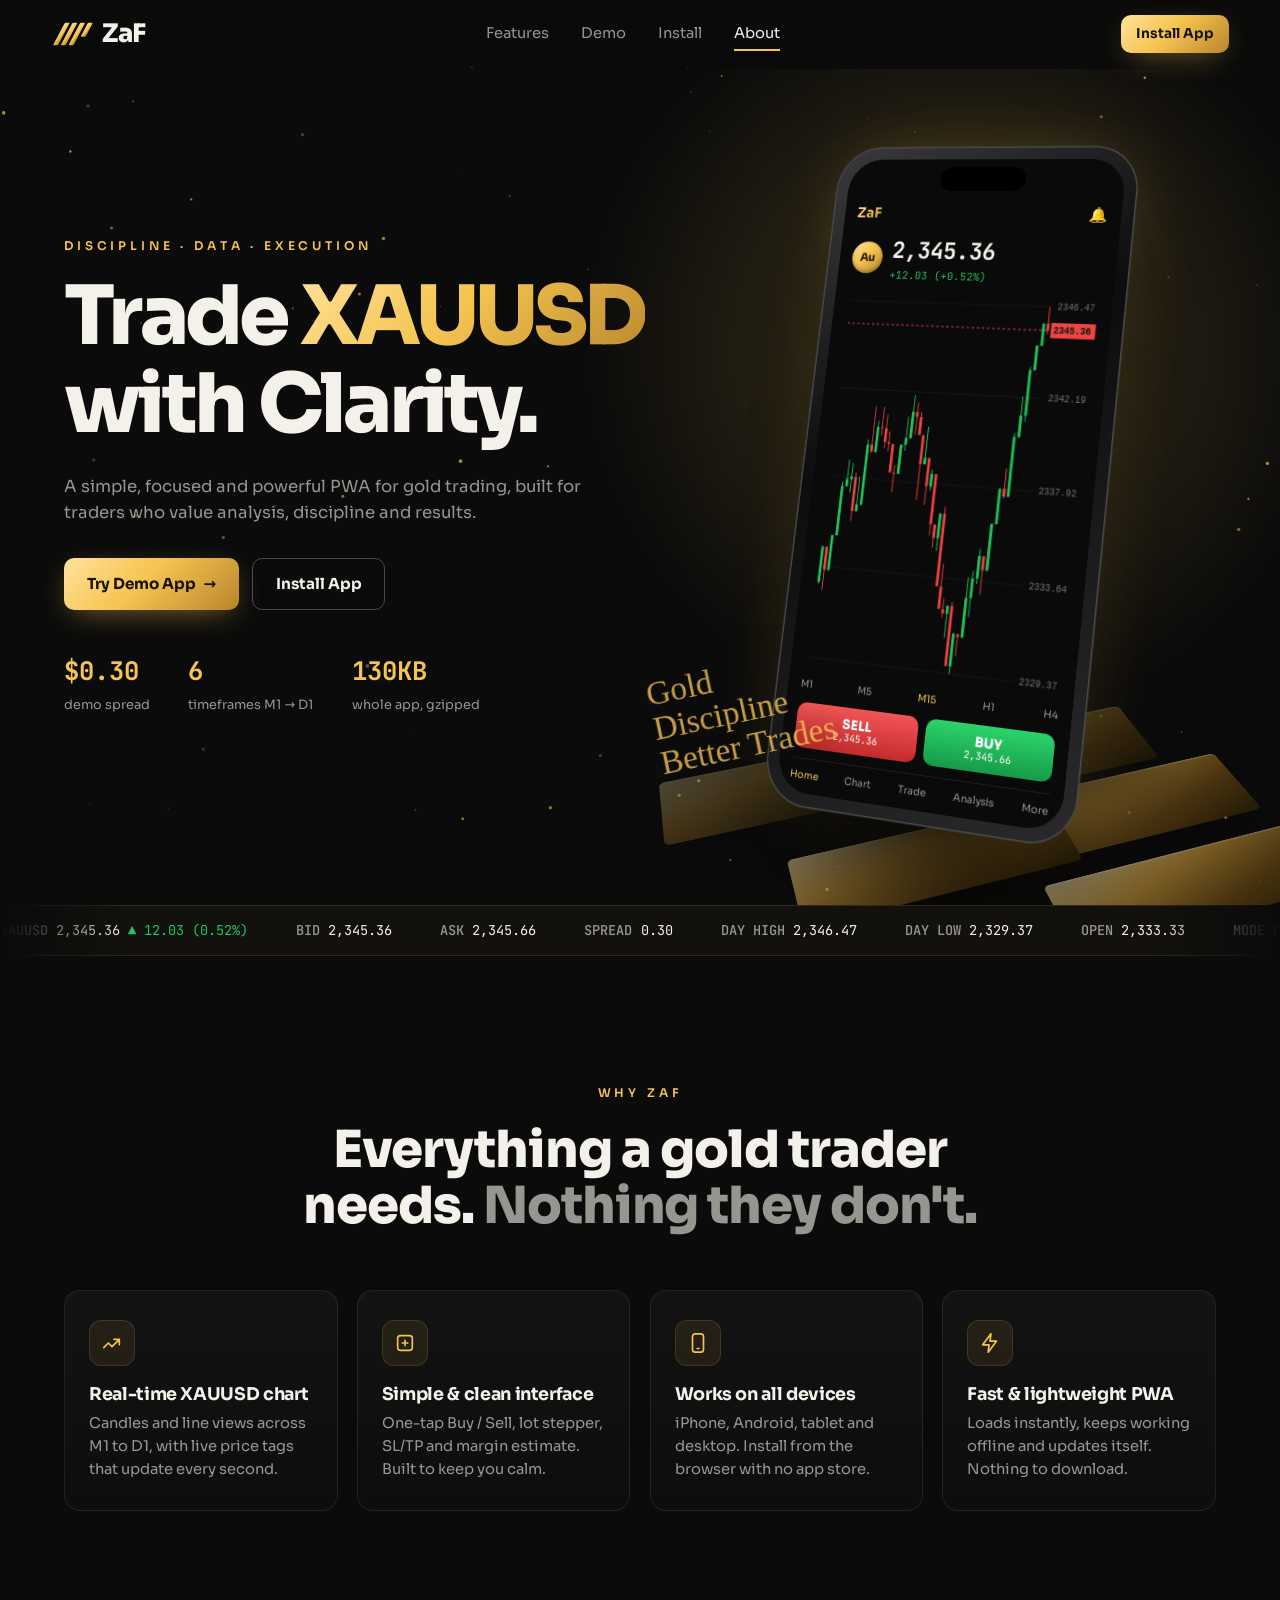
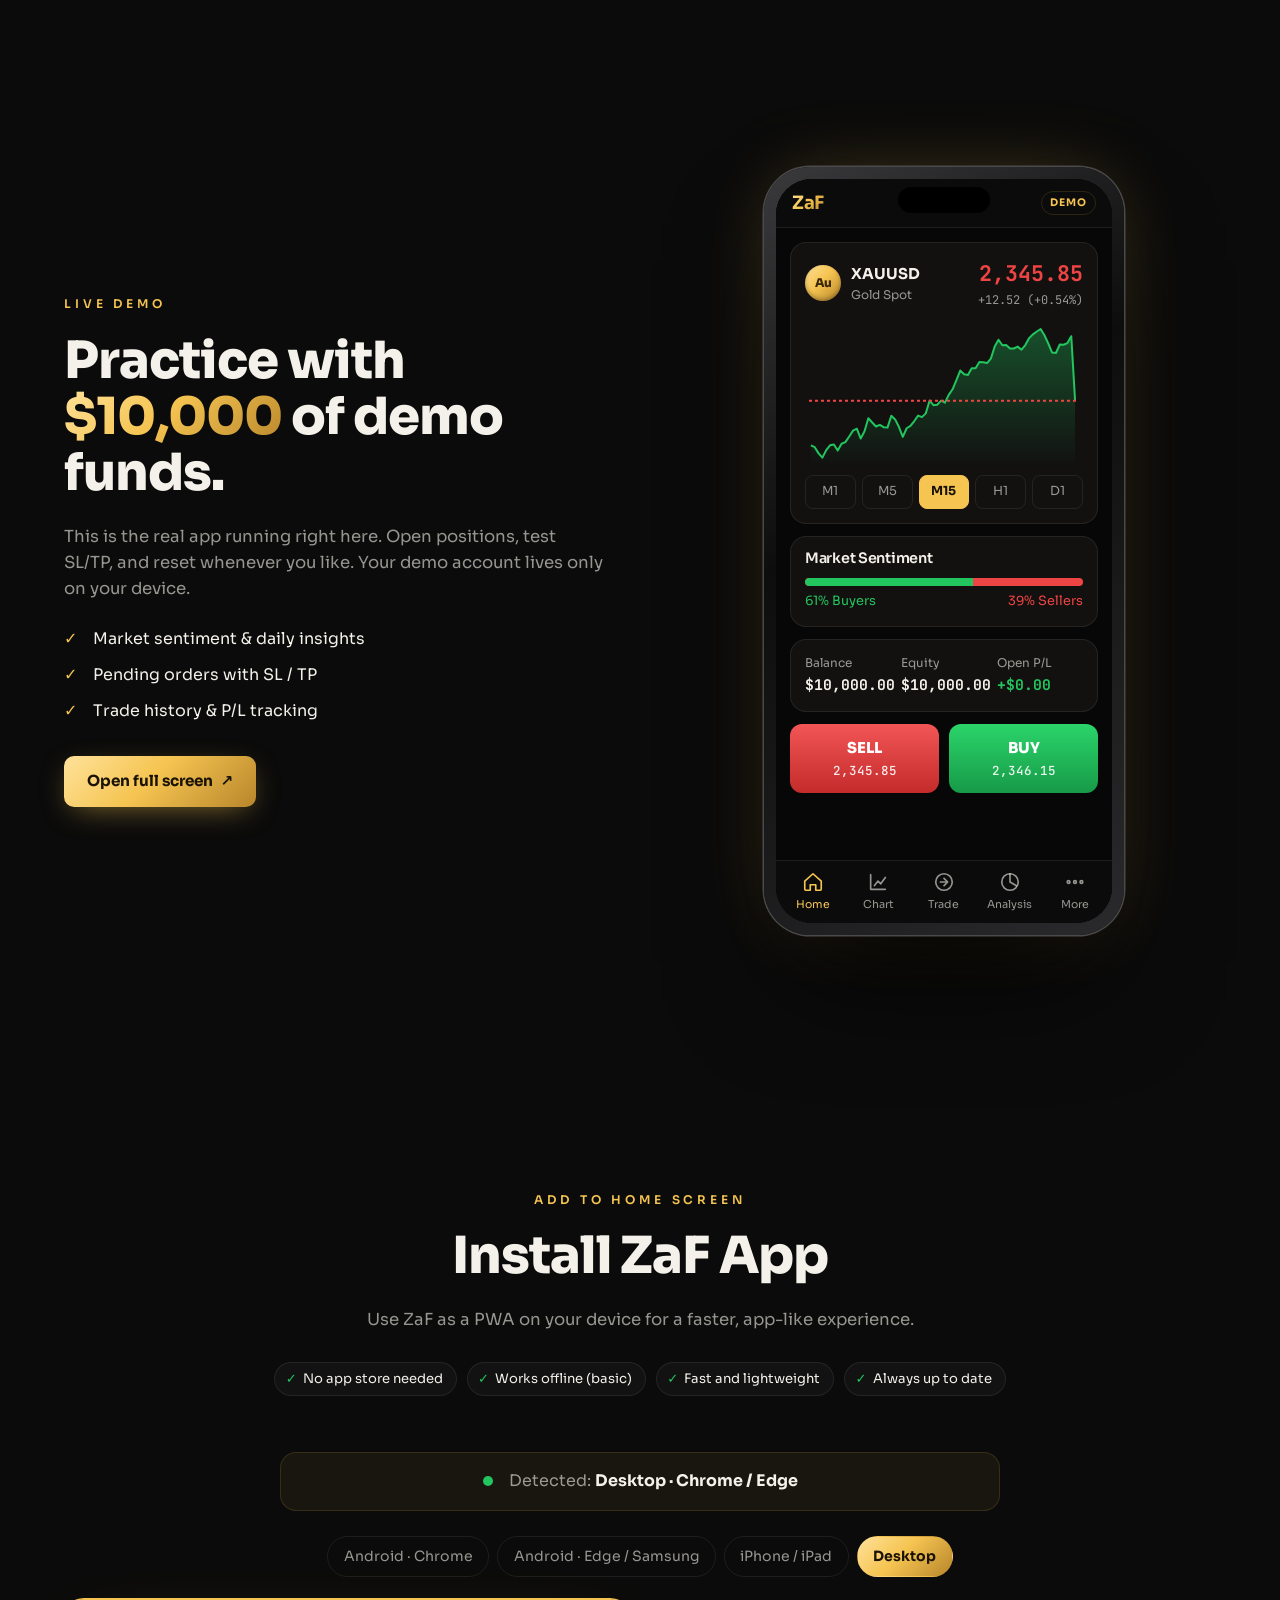
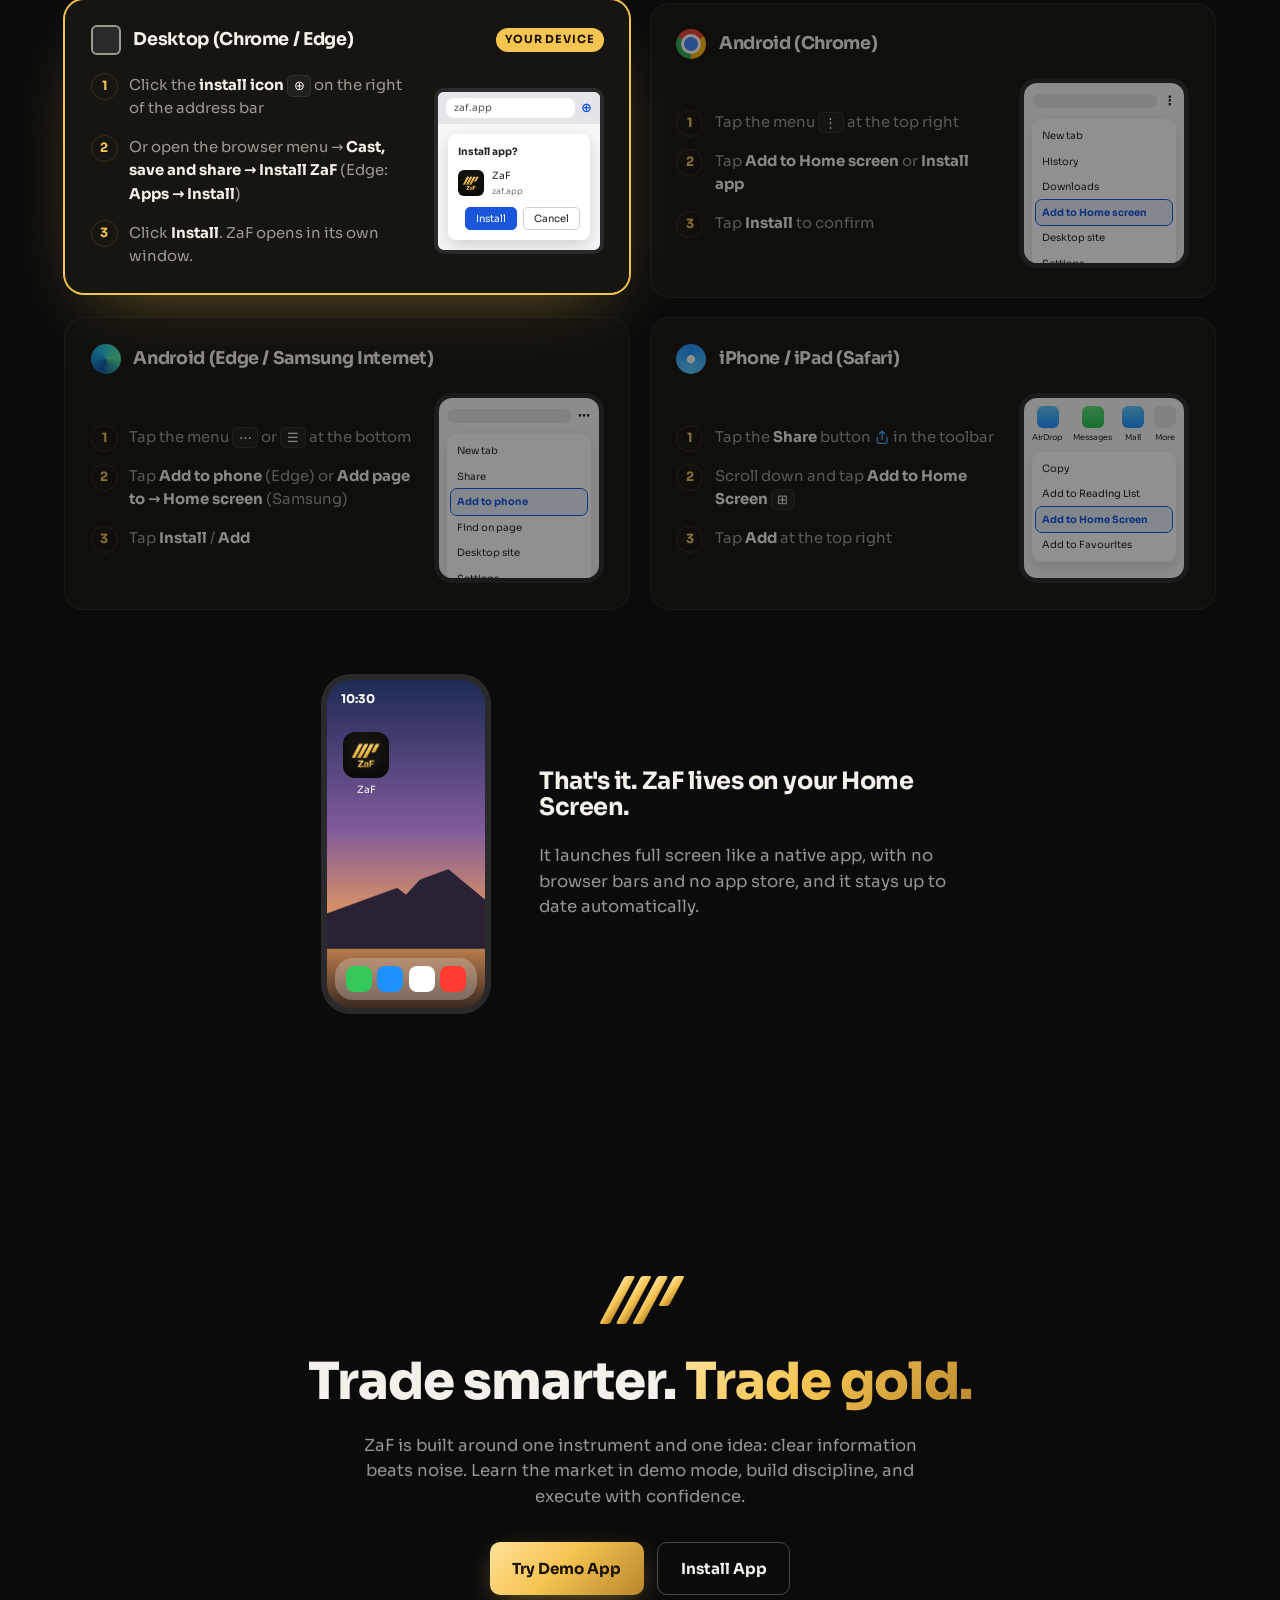
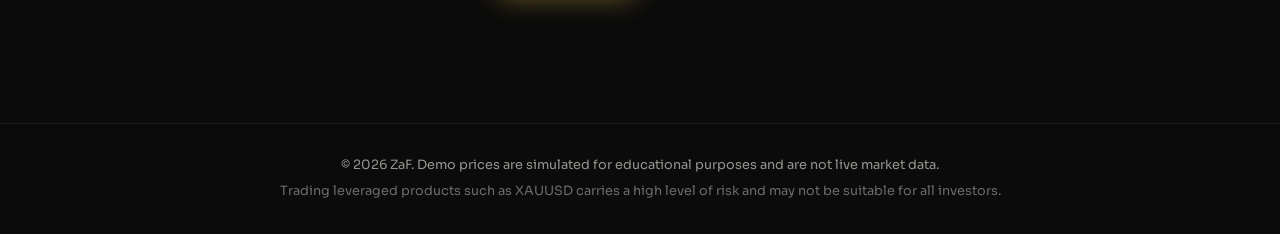
<file: index.html>
<!doctype html>
<html lang="en">
<head>
  <meta charset="utf-8">
  <meta name="viewport" content="width=device-width, initial-scale=1, viewport-fit=cover">
  <title>ZaF — Trade XAUUSD with Clarity</title>
  <meta name="description" content="ZaF is a simple, focused PWA for XAUUSD gold trading. Install it to your home screen, no app store needed.">
  <meta name="theme-color" content="#0B0B0B">
  <link rel="manifest" href="manifest.webmanifest">
  <link rel="icon" href="icons/favicon-32.png" sizes="32x32">
  <link rel="icon" href="icons/logo.svg" type="image/svg+xml">
  <link rel="apple-touch-icon" href="icons/apple-touch-icon.png">
  <meta name="apple-mobile-web-app-capable" content="yes">
  <meta name="apple-mobile-web-app-status-bar-style" content="black-translucent">
  <meta name="apple-mobile-web-app-title" content="ZaF">
  <link rel="preconnect" href="https://fonts.googleapis.com">
  <link rel="preconnect" href="https://fonts.gstatic.com" crossorigin>
  <link href="https://fonts.googleapis.com/css2?family=Sora:wght@400;600;700;800&family=JetBrains+Mono:wght@500;700&display=swap" rel="stylesheet">
  <link rel="stylesheet" href="css/base.css">
  <link rel="stylesheet" href="css/landing.css">
</head>
<body>
  <canvas id="sparkles" aria-hidden="true"></canvas>

  <header class="nav" id="top">
    <a class="brand" href="#top" aria-label="ZaF home">
      <svg class="brand-mark" viewBox="0 0 60 40" aria-hidden="true"><g transform="skewX(-28) translate(22 0)" fill="url(#gold)"><rect x="0" y="4" width="7" height="32" rx="1.5"/><rect x="11" y="4" width="7" height="32" rx="1.5"/><rect x="22" y="4" width="7" height="32" rx="1.5"/><rect x="33" y="4" width="7" height="20" rx="1.5"/></g></svg>
      <span>ZaF</span>
    </a>
    <nav class="nav-links" aria-label="Primary">
      <a href="#features">Features</a>
      <a href="#demo">Demo</a>
      <a href="#install">Install</a>
      <a href="#about">About</a>
    </nav>
    <a class="btn btn-gold btn-sm" href="#install" data-install-trigger>Install App</a>
  </header>

  <!-- Shared SVG gradient -->
  <svg width="0" height="0" style="position:absolute" aria-hidden="true">
    <defs><linearGradient id="gold" x1="0" y1="0" x2="1" y2="1"><stop offset="0" stop-color="#FFE29A"/><stop offset=".5" stop-color="#F5C451"/><stop offset="1" stop-color="#B8862B"/></linearGradient></defs>
  </svg>

  <main>
    <!-- HERO -->
    <section class="hero">
      <div class="gold-bars" aria-hidden="true"><i></i><i></i><i></i><i></i><i></i></div>
      <div class="hero-copy">
        <p class="eyebrow split" data-split>Discipline · Data · Execution</p>
        <h1 class="hero-title">
          <span class="line"><span>Trade <em class="gold-text">XAUUSD</em></span></span>
          <span class="line"><span>with Clarity.</span></span>
        </h1>
        <p class="lead fade-up" style="--d:.5s">A simple, focused and powerful PWA for gold trading, built for traders who value analysis, discipline and results.</p>
        <div class="cta-row fade-up" style="--d:.65s">
          <a class="btn btn-gold" href="app.html">Try Demo App <span aria-hidden="true">→</span></a>
          <a class="btn btn-ghost" href="#install" data-install-trigger>Install App</a>
        </div>
        <ul class="hero-stats fade-up" style="--d:.8s">
          <li><strong data-count="0.30" data-decimals="2" data-prefix="$">0</strong><span>demo spread</span></li>
          <li><strong data-count="6">0</strong><span>timeframes M1 → D1</span></li>
          <li><strong data-count="130" data-suffix="KB">0</strong><span>whole app, gzipped</span></li>
        </ul>
      </div>

      <div class="hero-visual" aria-label="ZaF app preview with live XAUUSD chart">
        <div class="phone tilt" id="heroPhone">
          <div class="phone-notch"></div>
          <div class="phone-screen">
            <div class="ps-head"><b class="gold-text">ZaF</b><span class="ps-bell" aria-hidden="true">🔔</span></div>
            <div class="ps-quote">
              <span class="coin" aria-hidden="true">Au</span>
              <div>
                <div class="ps-price" data-live="bid">2,345.67</div>
                <div class="ps-chg up" data-live="change">+12.34 (+0.53%)</div>
              </div>
            </div>
            <canvas class="ps-chart" id="heroChart"></canvas>
            <div class="ps-tf"><span>M1</span><span>M5</span><span class="on">M15</span><span>H1</span><span>H4</span></div>
            <div class="ps-actions">
              <button class="sell" tabindex="-1">SELL <small data-live="bid">2,345.67</small></button>
              <button class="buy" tabindex="-1">BUY <small data-live="ask">2,345.97</small></button>
            </div>
            <div class="ps-tabs"><span class="on">Home</span><span>Chart</span><span>Trade</span><span>Analysis</span><span>More</span></div>
          </div>
        </div>
        <p class="script-tag" aria-hidden="true">Gold<br>Discipline<br>Better Trades</p>
      </div>
    </section>

    <!-- TICKER -->
    <div class="ticker" aria-label="Simulated market ticker">
      <div class="ticker-track" id="tickerTrack"></div>
    </div>

    <!-- FEATURES -->
    <section class="section" id="features">
      <header class="section-head reveal">
        <p class="eyebrow">Why ZaF</p>
        <h2>Everything a gold trader needs. <span class="muted">Nothing they don't.</span></h2>
      </header>
      <div class="features">
        <article class="feature reveal">
          <div class="f-icon"><svg viewBox="0 0 24 24"><path d="M3 17l5-5 4 4 8-8M14 8h6v6"/></svg></div>
          <h3>Real-time XAUUSD chart</h3>
          <p>Candles and line views across M1 to D1, with live price tags that update every second.</p>
        </article>
        <article class="feature reveal">
          <div class="f-icon"><svg viewBox="0 0 24 24"><rect x="4" y="4" width="16" height="16" rx="3"/><path d="M9 12h6M12 9v6"/></svg></div>
          <h3>Simple &amp; clean interface</h3>
          <p>One-tap Buy / Sell, lot stepper, SL/TP and margin estimate. Built to keep you calm.</p>
        </article>
        <article class="feature reveal">
          <div class="f-icon"><svg viewBox="0 0 24 24"><rect x="6" y="2" width="12" height="20" rx="3"/><path d="M11 18h2"/></svg></div>
          <h3>Works on all devices</h3>
          <p>iPhone, Android, tablet and desktop. Install from the browser with no app store.</p>
        </article>
        <article class="feature reveal">
          <div class="f-icon"><svg viewBox="0 0 24 24"><path d="M13 2L4 14h7l-1 8 9-12h-7z"/></svg></div>
          <h3>Fast &amp; lightweight PWA</h3>
          <p>Loads instantly, keeps working offline and updates itself. Nothing to download.</p>
        </article>
      </div>
    </section>

    <!-- LIVE DEMO -->
    <section class="section demo" id="demo">
      <div class="demo-copy reveal">
        <p class="eyebrow">Live demo</p>
        <h2>Practice with <span class="gold-text">$10,000</span> of demo funds.</h2>
        <p class="lead">This is the real app running right here. Open positions, test SL/TP, and reset whenever you like. Your demo account lives only on your device.</p>
        <ul class="checks">
          <li>Market sentiment &amp; daily insights</li>
          <li>Pending orders with SL / TP</li>
          <li>Trade history &amp; P/L tracking</li>
        </ul>
        <a class="btn btn-gold" href="app.html">Open full screen <span aria-hidden="true">↗</span></a>
      </div>
      <div class="demo-device reveal">
        <div class="phone phone-lg">
          <div class="phone-notch"></div>
          <iframe class="phone-frame" src="app.html?embed=1" title="ZaF demo app" loading="lazy"></iframe>
        </div>
      </div>
    </section>

    <!-- INSTALL GUIDE -->
    <section class="section install" id="install">
      <header class="section-head reveal">
        <p class="eyebrow">Add to Home Screen</p>
        <h2>Install ZaF App</h2>
        <p class="lead">Use ZaF as a PWA on your device for a faster, app-like experience.</p>
        <ul class="badges">
          <li>No app store needed</li><li>Works offline (basic)</li><li>Fast and lightweight</li><li>Always up to date</li>
        </ul>
      </header>

      <div class="detected reveal" id="detected" hidden>
        <span class="pulse" aria-hidden="true"></span>
        <p><span class="muted">Detected:</span> <strong id="detectedName">your device</strong></p>
        <button class="btn btn-gold btn-sm" id="nativeInstall" hidden>Install now</button>
      </div>

      <div class="installed-note reveal" id="installedNote" hidden>
        <p>ZaF is installed on this device. 🎉</p>
        <a class="btn btn-gold" href="app.html">Open ZaF App</a>
      </div>

      <div class="ios-warning reveal" id="iosWarning" hidden>
        <strong>Open this page in Safari to install.</strong>
        <p>On iPhone and iPad, only Safari can add apps to the Home Screen. Tap <em>•••</em> or the compass icon and choose <em>Open in Safari</em>, or copy the link below.</p>
        <button class="btn btn-ghost btn-sm" id="copyLink">Copy link</button>
      </div>

      <div class="guide-tabs" role="tablist" aria-label="Choose your device">
        <button role="tab" id="tab-android-chrome" aria-controls="panel-android-chrome" data-guide="android-chrome">Android · Chrome</button>
        <button role="tab" id="tab-android-edge" aria-controls="panel-android-edge" data-guide="android-edge">Android · Edge / Samsung</button>
        <button role="tab" id="tab-ios" aria-controls="panel-ios" data-guide="ios">iPhone / iPad</button>
        <button role="tab" id="tab-desktop" aria-controls="panel-desktop" data-guide="desktop">Desktop</button>
      </div>

      <div class="guides">
        <!-- Android Chrome -->
        <article class="guide" role="tabpanel" id="panel-android-chrome" aria-labelledby="tab-android-chrome" data-panel="android-chrome">
          <div class="guide-head"><span class="b-logo chrome" aria-hidden="true"></span><h3>Android (Chrome)</h3><span class="yours">Your device</span></div>
          <div class="guide-body">
            <ol class="steps">
              <li>Tap the menu <kbd>⋮</kbd> at the top right</li>
              <li>Tap <strong>Add to Home screen</strong> or <strong>Install app</strong></li>
              <li>Tap <strong>Install</strong> to confirm</li>
            </ol>
            <div class="mini-phone" aria-hidden="true">
              <div class="mp-bar"><span></span><b>⋮</b></div>
              <ul class="mp-menu"><li>New tab</li><li>History</li><li>Downloads</li><li class="hl">Add to Home screen</li><li>Desktop site</li><li>Settings</li></ul>
            </div>
          </div>
        </article>

        <!-- Android Edge / Samsung -->
        <article class="guide" role="tabpanel" id="panel-android-edge" aria-labelledby="tab-android-edge" data-panel="android-edge">
          <div class="guide-head"><span class="b-logo edge" aria-hidden="true"></span><h3>Android (Edge / Samsung Internet)</h3><span class="yours">Your device</span></div>
          <div class="guide-body">
            <ol class="steps">
              <li>Tap the menu <kbd>⋯</kbd> or <kbd>☰</kbd> at the bottom</li>
              <li>Tap <strong>Add to phone</strong> (Edge) or <strong>Add page to → Home screen</strong> (Samsung)</li>
              <li>Tap <strong>Install</strong> / <strong>Add</strong></li>
            </ol>
            <div class="mini-phone" aria-hidden="true">
              <div class="mp-bar"><span></span><b>⋯</b></div>
              <ul class="mp-menu"><li>New tab</li><li>Share</li><li class="hl">Add to phone</li><li>Find on page</li><li>Desktop site</li><li>Settings</li></ul>
            </div>
          </div>
        </article>

        <!-- iOS -->
        <article class="guide" role="tabpanel" id="panel-ios" aria-labelledby="tab-ios" data-panel="ios">
          <div class="guide-head"><span class="b-logo safari" aria-hidden="true"></span><h3>iPhone / iPad (Safari)</h3><span class="yours">Your device</span></div>
          <div class="guide-body">
            <ol class="steps">
              <li>Tap the <strong>Share</strong> button <svg class="share-ico" viewBox="0 0 24 24" aria-label="Share icon"><path d="M12 3v12M8 7l4-4 4 4M5 12v7a2 2 0 002 2h10a2 2 0 002-2v-7"/></svg> in the toolbar</li>
              <li>Scroll down and tap <strong>Add to Home Screen</strong> <kbd>⊞</kbd></li>
              <li>Tap <strong>Add</strong> at the top right</li>
            </ol>
            <div class="mini-phone" aria-hidden="true">
              <div class="mp-share"><span>AirDrop</span><span>Messages</span><span>Mail</span><span>More</span></div>
              <ul class="mp-menu"><li>Copy</li><li>Add to Reading List</li><li class="hl">Add to Home Screen</li><li>Add to Favourites</li></ul>
            </div>
          </div>
        </article>

        <!-- Desktop -->
        <article class="guide" role="tabpanel" id="panel-desktop" aria-labelledby="tab-desktop" data-panel="desktop">
          <div class="guide-head"><span class="b-logo desktop" aria-hidden="true"></span><h3>Desktop (Chrome / Edge)</h3><span class="yours">Your device</span></div>
          <div class="guide-body">
            <ol class="steps">
              <li>Click the <strong>install icon</strong> <kbd>⊕</kbd> on the right of the address bar</li>
              <li>Or open the browser menu → <strong>Cast, save and share → Install ZaF</strong> (Edge: <strong>Apps → Install</strong>)</li>
              <li>Click <strong>Install</strong>. ZaF opens in its own window.</li>
            </ol>
            <div class="mini-desktop" aria-hidden="true">
              <div class="md-bar"><span class="md-url">zaf.app</span><b>⊕</b></div>
              <div class="md-dialog"><strong>Install app?</strong><div class="md-app"><img src="icons/icon-192.png" alt=""><span>ZaF<br><small>zaf.app</small></span></div><div class="md-btns"><span class="primary">Install</span><span>Cancel</span></div></div>
            </div>
          </div>
        </article>
      </div>

      <!-- Installed result -->
      <div class="installed-preview reveal">
        <div class="home-phone" aria-hidden="true">
          <div class="hp-time">10:30</div>
          <div class="hp-icon"><img src="icons/icon-192.png" alt=""><span>ZaF</span></div>
          <div class="hp-dock"><i></i><i></i><i></i><i></i></div>
        </div>
        <div>
          <h3>That's it. ZaF lives on your Home Screen.</h3>
          <p class="lead">It launches full screen like a native app, with no browser bars and no app store, and it stays up to date automatically.</p>
        </div>
      </div>
    </section>

    <!-- ABOUT -->
    <section class="section about" id="about">
      <div class="reveal">
        <svg class="about-mark" viewBox="0 0 60 40" aria-hidden="true"><g transform="skewX(-28) translate(22 0)" fill="url(#gold)"><rect x="0" y="4" width="7" height="32" rx="1.5"/><rect x="11" y="4" width="7" height="32" rx="1.5"/><rect x="22" y="4" width="7" height="32" rx="1.5"/><rect x="33" y="4" width="7" height="20" rx="1.5"/></g></svg>
        <h2>Trade smarter. <span class="gold-text">Trade gold.</span></h2>
        <p class="lead">ZaF is built around one instrument and one idea: clear information beats noise. Learn the market in demo mode, build discipline, and execute with confidence.</p>
        <div class="cta-row center">
          <a class="btn btn-gold" href="app.html">Try Demo App</a>
          <a class="btn btn-ghost" href="#install" data-install-trigger>Install App</a>
        </div>
      </div>
    </section>
  </main>

  <footer class="footer">
    <p>© <span id="year"></span> ZaF. Demo prices are simulated for educational purposes and are not live market data.</p>
    <p class="risk">Trading leveraged products such as XAUUSD carries a high level of risk and may not be suitable for all investors.</p>
  </footer>

  <!-- iOS bottom sheet hint -->
  <div class="sheet" id="iosSheet" role="dialog" aria-modal="false" aria-labelledby="iosSheetTitle" hidden>
    <button class="sheet-close" aria-label="Close">×</button>
    <img src="icons/icon-192.png" alt="" width="48" height="48">
    <div>
      <strong id="iosSheetTitle">Install ZaF on your iPhone</strong>
      <p>Tap <svg class="share-ico" viewBox="0 0 24 24" aria-label="Share"><path d="M12 3v12M8 7l4-4 4 4M5 12v7a2 2 0 002 2h10a2 2 0 002-2v-7"/></svg> then <b>Add to Home Screen</b>.</p>
    </div>
    <span class="sheet-arrow" aria-hidden="true"></span>
  </div>

  <script type="module" src="js/landing.js"></script>
  <script type="module" src="js/install.js"></script>
  <script src="js/sw-register.js" defer></script>
</body>
</html>
</file>
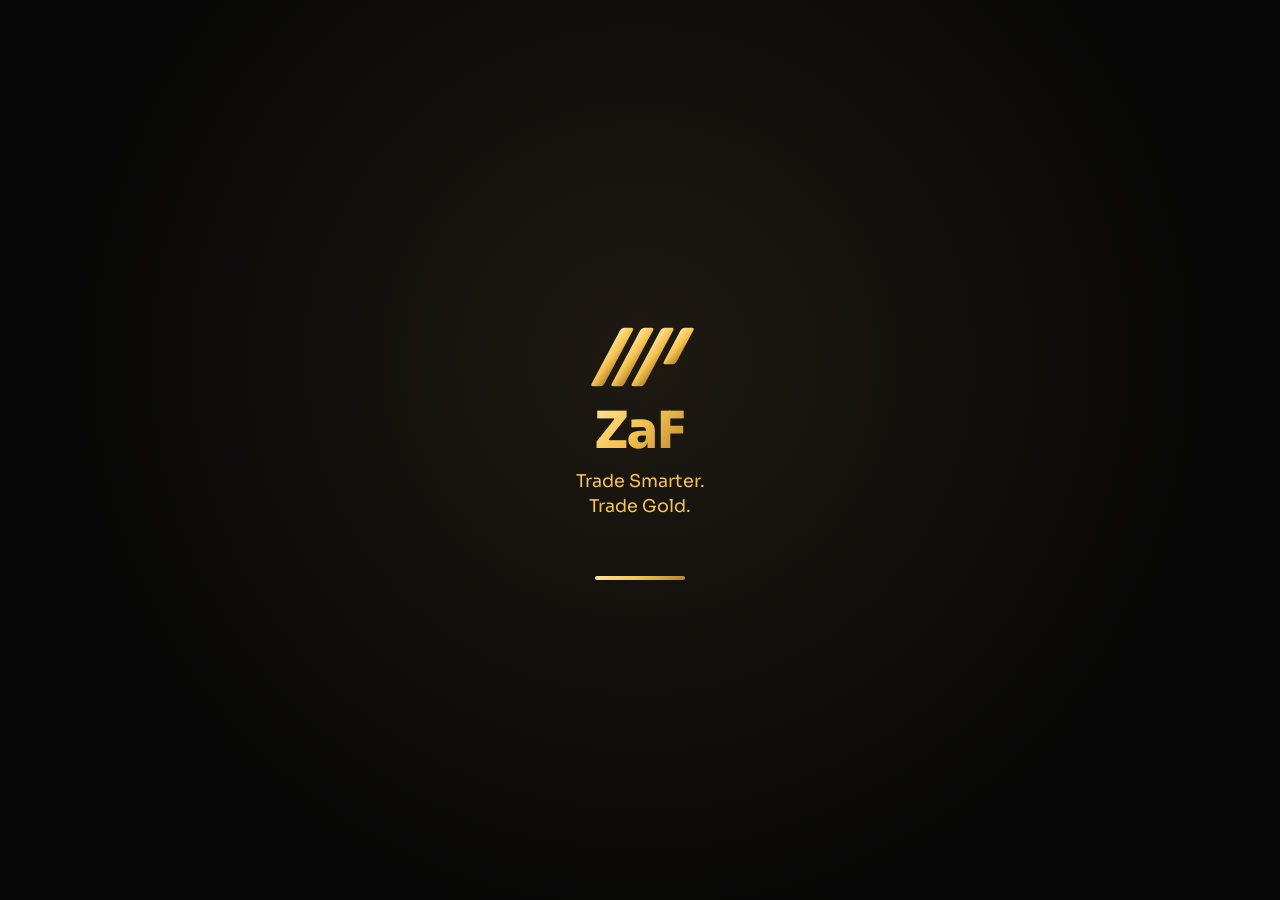
<file: app.html>
<!doctype html>
<html lang="en">
<head>
  <meta charset="utf-8">
  <meta name="viewport" content="width=device-width, initial-scale=1, viewport-fit=cover">
  <title>ZaF · XAUUSD</title>
  <meta name="theme-color" content="#0B0B0B">
  <link rel="manifest" href="manifest.webmanifest">
  <link rel="icon" href="icons/favicon-32.png" sizes="32x32">
  <link rel="apple-touch-icon" href="icons/apple-touch-icon.png">
  <meta name="apple-mobile-web-app-capable" content="yes">
  <meta name="apple-mobile-web-app-status-bar-style" content="black-translucent">
  <meta name="apple-mobile-web-app-title" content="ZaF">
  <link rel="preconnect" href="https://fonts.googleapis.com">
  <link rel="preconnect" href="https://fonts.gstatic.com" crossorigin>
  <link href="https://fonts.googleapis.com/css2?family=Sora:wght@400;600;700;800&family=JetBrains+Mono:wght@500;700&display=swap" rel="stylesheet">
  <link rel="stylesheet" href="css/base.css">
  <link rel="stylesheet" href="css/app.css">
</head>
<body class="app">
  <svg width="0" height="0" style="position:absolute" aria-hidden="true">
    <defs><linearGradient id="gold" x1="0" y1="0" x2="1" y2="1"><stop offset="0" stop-color="#FFE29A"/><stop offset=".5" stop-color="#F5C451"/><stop offset="1" stop-color="#B8862B"/></linearGradient></defs>
  </svg>

  <!-- Splash -->
  <div class="splash" id="splash" aria-hidden="true">
    <svg class="splash-mark" viewBox="0 0 60 40"><g transform="skewX(-28) translate(22 0)" fill="url(#gold)"><rect x="0" y="4" width="7" height="32" rx="1.5"/><rect x="11" y="4" width="7" height="32" rx="1.5"/><rect x="22" y="4" width="7" height="32" rx="1.5"/><rect x="33" y="4" width="7" height="20" rx="1.5"/></g></svg>
    <h1 class="gold-text">ZaF</h1>
    <p>Trade Smarter.<br>Trade Gold.</p>
    <div class="splash-bar"><span></span></div>
  </div>

  <header class="topbar">
    <a class="back" href="#more" id="backBtn" aria-label="Back" hidden>
      <svg viewBox="0 0 24 24"><path d="M15 18l-6-6 6-6"/></svg>
    </a>
    <h1 id="title"><span class="gold-text">ZaF</span></h1>
    <span class="demo-pill">DEMO</span>
  </header>

  <main id="view">
    <!-- HOME -->
    <section class="screen" data-screen="home" data-title="ZaF">
      <article class="card quote-card">
        <div class="quote-row">
          <span class="coin">Au</span>
          <div class="sym"><strong>XAUUSD</strong><small>Gold Spot</small></div>
          <div class="px">
            <strong class="mono" data-bid>—</strong>
            <small class="mono" data-change>—</small>
          </div>
        </div>
        <canvas class="chart chart-sm" id="homeChart" aria-label="XAUUSD line chart"></canvas>
        <div class="chips" data-tf-group="home"></div>
      </article>

      <article class="card">
        <h2 class="card-title">Market Sentiment</h2>
        <div class="sentiment"><span class="buyers" id="sentBar"></span></div>
        <div class="sent-labels"><span class="up" id="sentBuy">60% Buyers</span><span class="down" id="sentSell">40% Sellers</span></div>
      </article>

      <a class="card account-mini" href="#account">
        <div><small>Balance</small><strong class="mono" data-balance>$10,000.00</strong></div>
        <div><small>Equity</small><strong class="mono" data-equity>$10,000.00</strong></div>
        <div><small>Open P/L</small><strong class="mono" data-floating>$0.00</strong></div>
      </a>

      <div class="quick">
        <a class="qbtn sell" href="#trade" data-quick="sell">SELL<small class="mono" data-bid>—</small></a>
        <a class="qbtn buy" href="#trade" data-quick="buy">BUY<small class="mono" data-ask>—</small></a>
      </div>
    </section>

    <!-- CHART -->
    <section class="screen" data-screen="chart" data-title="XAUUSD" hidden>
      <div class="chart-head">
        <strong class="mono big" data-bid>—</strong>
        <small class="mono" data-change>—</small>
        <div class="seg seg-sm" role="group" aria-label="Chart type">
          <button data-ctype="candle" aria-pressed="true">Candles</button>
          <button data-ctype="line" aria-pressed="false">Line</button>
        </div>
      </div>
      <canvas class="chart chart-lg" id="bigChart" aria-label="XAUUSD price chart"></canvas>
      <div class="chips" data-tf-group="chart"></div>
      <dl class="ohlc mono" id="ohlc"></dl>
    </section>

    <!-- TRADE -->
    <section class="screen" data-screen="trade" data-title="Trade" hidden>
      <div class="quote-row compact">
        <span class="coin">Au</span>
        <div class="sym"><strong>XAUUSD</strong><small>Gold Spot · Spread 0.30</small></div>
      </div>

      <div class="seg" role="tablist" aria-label="Order type">
        <button role="tab" data-mode="market" aria-selected="true">Market</button>
        <button role="tab" data-mode="pending" aria-selected="false">Pending</button>
        <button role="tab" data-mode="sltp" aria-selected="false">SL/TP <i class="dot" id="sltpDot" hidden></i></button>
      </div>

      <div class="sides">
        <button class="side sell" data-side="sell" aria-pressed="false">SELL<strong class="mono" data-bid>—</strong></button>
        <button class="side buy" data-side="buy" aria-pressed="true">BUY<strong class="mono" data-ask>—</strong></button>
      </div>

      <label class="field" data-show="pending" hidden>
        <span>Entry price</span>
        <input type="number" inputmode="decimal" step="0.01" min="0" id="pendingPrice" placeholder="e.g. 2340.00">
        <small id="pendingKind" class="muted"></small>
      </label>

      <div data-show="sltp" hidden class="sltp">
        <label class="field"><span>Stop Loss</span><input type="number" inputmode="decimal" step="0.01" min="0" id="slInput" placeholder="Optional"></label>
        <label class="field"><span>Take Profit</span><input type="number" inputmode="decimal" step="0.01" min="0" id="tpInput" placeholder="Optional"></label>
        <button class="link" id="clearStops" type="button">Clear SL/TP</button>
      </div>

      <div class="field">
        <span>Volume (Lots)</span>
        <div class="stepper">
          <button type="button" data-step="-1" aria-label="Decrease volume">−</button>
          <input type="number" inputmode="decimal" step="0.01" min="0.01" max="50" id="lots" value="0.10" aria-label="Volume in lots">
          <button type="button" data-step="1" aria-label="Increase volume">+</button>
        </div>
        <div class="lot-chips"><button type="button" data-lot="0.01">0.01</button><button type="button" data-lot="0.10">0.10</button><button type="button" data-lot="0.50">0.50</button><button type="button" data-lot="1.00">1.00</button></div>
      </div>

      <dl class="kv">
        <div><dt>Est. Margin</dt><dd class="mono" id="estMargin">—</dd></div>
        <div><dt>Free Margin</dt><dd class="mono" data-free>—</dd></div>
        <div><dt>Value per $1 move</dt><dd class="mono" id="perDollar">—</dd></div>
      </dl>

      <p class="form-error" id="orderError" role="alert"></p>
      <button class="btn btn-gold place" id="placeOrder">Place Order (Demo)</button>

      <h2 class="list-title">Open Positions <span class="count" id="posCount">0</span></h2>
      <ul class="list" id="positions"></ul>
      <h2 class="list-title" id="pendingTitle" hidden>Pending Orders</h2>
      <ul class="list" id="pendingList"></ul>
    </section>

    <!-- ANALYSIS -->
    <section class="screen" data-screen="analysis" data-title="Analysis" hidden>
      <details class="card tool" open>
        <summary><span class="t-ico">📈</span><span><strong>Technical Indicators</strong><small>H1 · updates live</small></span></summary>
        <dl class="kv" id="indicators"></dl>
        <p class="signal" id="signal"></p>
      </details>
      <details class="card tool">
        <summary><span class="t-ico">🗓️</span><span><strong>Economic Calendar</strong><small>Recurring events that move gold</small></span></summary>
        <ul class="events">
          <li><b class="imp high">High</b><span><strong>US Non-Farm Payrolls</strong><small>Usually first Friday of the month · 8:30 ET</small></span></li>
          <li><b class="imp high">High</b><span><strong>US CPI (Inflation)</strong><small>Monthly, mid-month · 8:30 ET</small></span></li>
          <li><b class="imp high">High</b><span><strong>FOMC Rate Decision</strong><small>8 meetings per year · 14:00 ET</small></span></li>
          <li><b class="imp med">Med</b><span><strong>US PCE Price Index</strong><small>Monthly, end of month</small></span></li>
          <li><b class="imp med">Med</b><span><strong>US Jobless Claims</strong><small>Every Thursday · 8:30 ET</small></span></li>
        </ul>
      </details>
      <details class="card tool">
        <summary><span class="t-ico">📰</span><span><strong>What Moves Gold</strong><small>Key market drivers</small></span></summary>
        <ul class="notes">
          <li><strong>US Dollar.</strong> Gold is priced in USD, so a stronger dollar usually weighs on XAUUSD.</li>
          <li><strong>Real yields.</strong> Higher inflation-adjusted yields raise the cost of holding a non-yielding asset.</li>
          <li><strong>Risk sentiment.</strong> Geopolitical stress and market sell-offs often bring safe-haven demand.</li>
          <li><strong>Central banks.</strong> Official-sector buying supports long-term demand.</li>
        </ul>
      </details>
      <details class="card tool">
        <summary><span class="t-ico">💡</span><span><strong>Trading Ideas</strong><small>Generated from live indicators</small></span></summary>
        <div id="ideas"></div>
        <p class="disclaimer">Educational only. Not financial advice.</p>
      </details>
    </section>

    <!-- MORE -->
    <section class="screen" data-screen="more" data-title="More" hidden>
      <ul class="menu">
        <li><a href="#account"><span class="m-ico">👤</span><span><strong>Demo Account</strong><small>Practice risk-free</small></span><b class="mono" data-balance>$10,000</b></a></li>
        <li class="alert-row">
          <div><span class="m-ico">🔔</span><span><strong>Price Alert</strong><small id="alertHint">Get notified when XAUUSD reaches a price</small></span></div>
          <form id="alertForm" class="inline-form">
            <input type="number" inputmode="decimal" step="0.01" min="0" id="alertPrice" placeholder="Price" aria-label="Alert price" required>
            <button class="btn btn-gold btn-sm">Set</button>
          </form>
          <ul class="list alerts" id="alerts"></ul>
        </li>
        <li data-hide-installed><a href="index.html#install"><span class="m-ico">📲</span><span><strong>Install App</strong><small>Add ZaF to your Home Screen</small></span><b>›</b></a></li>
        <li><a href="index.html#features"><span class="m-ico">ℹ️</span><span><strong>About ZaF</strong><small>Version 1.0 · Demo build</small></span><b>›</b></a></li>
      </ul>
    </section>

    <!-- DEMO ACCOUNT -->
    <section class="screen" data-screen="account" data-title="Demo Account" hidden>
      <div class="balance-card">
        <small>Demo Balance</small>
        <strong class="mono" data-balance>$10,000.00</strong>
        <div class="bc-row">
          <span>Equity <b class="mono" data-equity>—</b></span>
          <span>Free Margin <b class="mono" data-free>—</b></span>
        </div>
      </div>
      <h2 class="list-title">Open Positions <span class="count" data-poscount>0</span></h2>
      <ul class="list" id="accPositions"></ul>
      <h2 class="list-title">Trade History</h2>
      <ul class="list" id="history"></ul>
      <button class="btn reset" id="resetDemo">Reset Demo</button>
    </section>
  </main>

  <nav class="tabbar" aria-label="App sections">
    <a href="#home" data-tab="home"><svg viewBox="0 0 24 24"><path d="M3 11l9-8 9 8v9a1 1 0 01-1 1h-5v-6h-6v6H4a1 1 0 01-1-1z"/></svg>Home</a>
    <a href="#chart" data-tab="chart"><svg viewBox="0 0 24 24"><path d="M4 20V4M4 20h16M8 16l4-5 3 3 5-7"/></svg>Chart</a>
    <a href="#trade" data-tab="trade"><svg viewBox="0 0 24 24"><circle cx="12" cy="12" r="9"/><path d="M8 12h8M12 8l4 4-4 4"/></svg>Trade</a>
    <a href="#analysis" data-tab="analysis"><svg viewBox="0 0 24 24"><path d="M12 3v9l7 4"/><circle cx="12" cy="12" r="9"/></svg>Analysis</a>
    <a href="#more" data-tab="more"><svg viewBox="0 0 24 24"><circle cx="5" cy="12" r="1.5"/><circle cx="12" cy="12" r="1.5"/><circle cx="19" cy="12" r="1.5"/></svg>More</a>
  </nav>

  <div class="toast" id="toast" role="status" aria-live="polite"></div>

  <script type="module" src="js/app.js"></script>
  <script src="js/sw-register.js" defer></script>
</body>
</html>
</file>
<file: css/base.css>
:root {
  --bg: #0B0B0B;
  --bg-2: #121212;
  --card: #17150F;
  --line: rgba(245, 196, 81, 0.14);
  --line-soft: rgba(255, 255, 255, 0.08);
  --text: #F4F1EA;
  --muted: rgba(244, 241, 234, 0.6);
  --gold: #F5C451;
  --gold-hi: #FFE29A;
  --gold-lo: #B8862B;
  --gold-grad: linear-gradient(135deg, var(--gold-hi), var(--gold) 45%, var(--gold-lo));
  --up: #22C55E;
  --down: #EF4444;
  --radius: 16px;
  --font: 'Sora', ui-sans-serif, system-ui, -apple-system, 'Segoe UI', Roboto, sans-serif;
  --mono: 'JetBrains Mono', ui-monospace, SFMono-Regular, Menlo, monospace;
  --ease: cubic-bezier(.2, .8, .2, 1);
  color-scheme: dark;
}

*, *::before, *::after { box-sizing: border-box; }
html { scroll-behavior: smooth; -webkit-text-size-adjust: 100%; }
body { margin: 0; background: var(--bg); color: var(--text); font-family: var(--font); line-height: 1.55; -webkit-font-smoothing: antialiased; }
img, svg, canvas, iframe { display: block; max-width: 100%; }
a { color: inherit; text-decoration: none; }
button { font: inherit; color: inherit; cursor: pointer; border: 0; background: none; }
h1, h2, h3 { line-height: 1.1; margin: 0; letter-spacing: -0.02em; }
p { margin: 0; }
:focus-visible { outline: 2px solid var(--gold); outline-offset: 3px; border-radius: 6px; }
[hidden] { display: none !important; }

.gold-text { background: var(--gold-grad); -webkit-background-clip: text; background-clip: text; color: transparent; font-style: normal; }
.muted { color: var(--muted); }
.up { color: var(--up); }
.down { color: var(--down); }

.btn {
  display: inline-flex; align-items: center; justify-content: center; gap: .5em;
  padding: .9em 1.5em; border-radius: 10px; font-weight: 700; font-size: .95rem;
  transition: transform .2s var(--ease), box-shadow .2s var(--ease), background .2s;
}
.btn:active { transform: scale(.97); }
.btn-gold { background: var(--gold-grad); color: #1A1305; box-shadow: 0 8px 30px -10px rgba(245, 196, 81, .6); }
.btn-gold:hover { box-shadow: 0 12px 40px -8px rgba(245, 196, 81, .8); transform: translateY(-2px); }
.btn-ghost { border: 1px solid rgba(255, 255, 255, .25); }
.btn-ghost:hover { border-color: var(--gold); color: var(--gold); }
.btn-sm { padding: .6em 1.1em; font-size: .85rem; }

@media (prefers-reduced-motion: reduce) {
  *, *::before, *::after { animation-duration: .01ms !important; animation-iteration-count: 1 !important; transition-duration: .01ms !important; scroll-behavior: auto !important; }
}
</file>
<file: css/landing.css>
/* ---------- Background sparkles ---------- */
#sparkles { position: fixed; inset: 0; width: 100%; height: 100%; pointer-events: none; z-index: 0; }
main, .nav, .footer { position: relative; z-index: 1; }

/* ---------- Nav ---------- */
.nav {
  position: sticky; top: 0; z-index: 20;
  display: flex; align-items: center; justify-content: space-between; gap: 1rem;
  padding: 14px max(16px, 4vw); padding-top: max(14px, env(safe-area-inset-top));
  background: rgba(11, 11, 11, .6); backdrop-filter: blur(14px) saturate(140%); -webkit-backdrop-filter: blur(14px) saturate(140%);
  border-bottom: 1px solid transparent; transition: border-color .3s, background .3s;
}
.nav.scrolled { border-color: var(--line); background: rgba(11, 11, 11, .85); }
.brand { display: flex; align-items: center; gap: .55rem; font-weight: 800; font-size: 1.6rem; letter-spacing: -.03em; }
.brand-mark { width: 42px; height: 28px; overflow: visible; }
.nav-links { display: flex; gap: 2rem; font-size: .92rem; color: var(--muted); }
.nav-links a { position: relative; transition: color .2s; }
.nav-links a::after { content: ''; position: absolute; left: 0; right: 0; bottom: -6px; height: 2px; background: var(--gold); transform: scaleX(0); transition: transform .3s var(--ease); }
.nav-links a:hover, .nav-links a.active { color: var(--text); }
.nav-links a:hover::after, .nav-links a.active::after { transform: scaleX(1); }
@media (max-width: 760px) { .nav-links { display: none; } }

/* ---------- Hero ---------- */
.hero {
  position: relative; overflow: hidden;
  display: grid; grid-template-columns: 1.05fr .95fr; align-items: center; gap: 2rem;
  min-height: calc(100svh - 64px); padding: 40px max(16px, 5vw) 60px;
}
.hero::before {
  content: ''; position: absolute; inset: -20% -10% auto auto; width: 70vw; height: 70vw; pointer-events: none;
  background: radial-gradient(circle, rgba(245, 196, 81, .22), transparent 60%); filter: blur(20px);
  animation: breathe 8s ease-in-out infinite;
}
@keyframes breathe { 50% { opacity: .55; transform: scale(1.08); } }

.gold-bars { position: absolute; right: -4vw; bottom: -2vw; width: 60vw; height: 40vw; pointer-events: none; perspective: 900px; opacity: .55; }
.gold-bars i {
  position: absolute; width: 22vw; height: 7vw; border-radius: 6px;
  background: linear-gradient(160deg, #FFE7A8 0%, #D9A43C 35%, #7A5414 70%, #3A2706 100%);
  box-shadow: inset 0 2px 0 rgba(255, 255, 255, .35), 0 30px 60px -20px rgba(0, 0, 0, .9);
  transform: rotateX(55deg) rotateZ(-18deg); filter: blur(.4px);
  animation: bar-in 1.4s var(--ease) both;
}
.gold-bars i:nth-child(1) { right: 6vw; bottom: 6vw; animation-delay: .2s; }
.gold-bars i:nth-child(2) { right: 20vw; bottom: 2vw; animation-delay: .35s; }
.gold-bars i:nth-child(3) { right: 0; bottom: 0; animation-delay: .5s; }
.gold-bars i:nth-child(4) { right: 14vw; bottom: 10vw; animation-delay: .65s; opacity: .7; }
.gold-bars i:nth-child(5) { right: 30vw; bottom: 8vw; animation-delay: .8s; opacity: .5; }
@keyframes bar-in { from { opacity: 0; transform: rotateX(55deg) rotateZ(-18deg) translateY(80px); } }

.hero-copy { position: relative; z-index: 2; max-width: 640px; }
.eyebrow { font-size: .75rem; letter-spacing: .32em; text-transform: uppercase; color: var(--gold); font-weight: 600; margin-bottom: 1.2rem; }
.hero-title { font-size: clamp(2.6rem, 6.4vw, 5.4rem); font-weight: 800; letter-spacing: -.045em; line-height: 1.02; }
.hero-title .line { display: block; overflow: hidden; padding-bottom: .06em; }
.hero-title .line > span { display: inline-block; transform: translateY(110%); animation: rise 1s var(--ease) forwards; }
.hero-title .line:nth-child(2) > span { animation-delay: .15s; }
@keyframes rise { to { transform: none; } }
.split .ch { display: inline-block; opacity: 0; transform: translateY(8px); animation: ch-in .5s var(--ease) forwards; animation-delay: calc(var(--i) * 22ms); white-space: pre; }
@keyframes ch-in { to { opacity: 1; transform: none; } }

.lead { color: var(--muted); font-size: clamp(1rem, 1.3vw, 1.15rem); max-width: 34em; margin-top: 1.4rem; }
.fade-up { opacity: 0; transform: translateY(18px); animation: fade-up .9s var(--ease) forwards; animation-delay: var(--d, 0s); }
@keyframes fade-up { to { opacity: 1; transform: none; } }
.cta-row { display: flex; flex-wrap: wrap; gap: .8rem; margin-top: 2rem; }
.cta-row.center { justify-content: center; }

.hero-stats { list-style: none; padding: 0; margin: 2.6rem 0 0; display: flex; gap: 2.4rem; flex-wrap: wrap; }
.hero-stats strong { display: block; font-family: var(--mono); font-size: 1.6rem; color: var(--gold); }
.hero-stats span { font-size: .8rem; color: var(--muted); }

.hero-visual { position: relative; z-index: 2; display: grid; place-items: center; perspective: 1400px; }
.script-tag {
  position: absolute; left: -2rem; bottom: 8%; font-family: 'Brush Script MT', 'Segoe Script', cursive; font-size: clamp(1.6rem, 2.6vw, 2.4rem);
  line-height: 1.05; transform: rotate(-12deg); color: var(--gold); opacity: .8; text-shadow: 0 4px 30px rgba(0, 0, 0, .8);
}

/* ---------- Phone mockup ---------- */
.phone {
  position: relative; width: min(320px, 78vw); aspect-ratio: 9 / 19.2;
  border-radius: 46px; padding: 12px;
  background: linear-gradient(145deg, #3a3a3c, #0d0d0e 40%, #2a2a2c);
  box-shadow: 0 0 0 1.5px #4a4a4c, 0 60px 120px -30px rgba(0, 0, 0, .95), 0 0 80px -20px rgba(245, 196, 81, .35);
}
.phone-notch { position: absolute; top: 20px; left: 50%; translate: -50% 0; width: 92px; height: 26px; border-radius: 20px; background: #000; z-index: 3; }
.phone-screen, .phone-frame { width: 100%; height: 100%; border-radius: 36px; overflow: hidden; background: #0A0A0A; border: 0; }
.tilt { transform: rotateY(-18deg) rotateX(8deg) rotateZ(4deg); transition: transform .5s var(--ease); animation: float 6s ease-in-out infinite; transform-style: preserve-3d; }
@keyframes float { 50% { translate: 0 -14px; } }
.phone-lg { width: min(360px, 86vw); }

.phone-screen { display: flex; flex-direction: column; padding: 46px 14px 10px; gap: 10px; font-size: 12px; }
.ps-head { display: flex; justify-content: space-between; font-size: 15px; }
.ps-quote { display: flex; align-items: center; gap: 10px; }
.coin { width: 34px; height: 34px; border-radius: 50%; display: grid; place-items: center; font-weight: 800; font-size: 12px; color: #3A2706; background: var(--gold-grad); box-shadow: inset 0 -2px 4px rgba(0, 0, 0, .3); }
.ps-price { font-family: var(--mono); font-size: 24px; font-weight: 700; transition: color .3s; }
.ps-price.flash-up { color: var(--up); }
.ps-price.flash-down { color: var(--down); }
.ps-chg { font-family: var(--mono); font-size: 11px; }
.ps-chart { flex: 1; width: 100%; min-height: 0; }
.ps-tf { display: flex; justify-content: space-between; color: var(--muted); font-size: 10px; }
.ps-tf .on { color: var(--gold); }
.ps-actions { display: grid; grid-template-columns: 1fr 1fr; gap: 8px; }
.ps-actions button { border-radius: 10px; padding: 9px 0; font-weight: 800; font-size: 13px; color: #fff; display: flex; flex-direction: column; align-items: center; line-height: 1.2; }
.ps-actions small { font-family: var(--mono); font-weight: 500; font-size: 10px; opacity: .9; }
.ps-actions .sell { background: linear-gradient(180deg, #F25555, #C42B2B); }
.ps-actions .buy { background: linear-gradient(180deg, #2BD46A, #179A48); }
.ps-tabs { display: flex; justify-content: space-between; color: var(--muted); font-size: 10px; border-top: 1px solid var(--line-soft); padding-top: 8px; }
.ps-tabs .on { color: var(--gold); }

/* ---------- Ticker ---------- */
.ticker { border-block: 1px solid var(--line); background: rgba(23, 21, 15, .7); overflow: hidden; mask-image: linear-gradient(90deg, transparent, #000 10%, #000 90%, transparent); }
.ticker-track { display: flex; gap: 3rem; width: max-content; padding: 14px 0; animation: marquee 40s linear infinite; font-family: var(--mono); font-size: .85rem; white-space: nowrap; }
.ticker:hover .ticker-track { animation-play-state: paused; }
.ticker-track b { color: var(--muted); font-weight: 500; margin-right: .6em; }
@keyframes marquee { to { transform: translateX(-50%); } }

/* ---------- Sections ---------- */
.section { padding: clamp(70px, 10vw, 130px) max(16px, 5vw); max-width: 1280px; margin: 0 auto; }
.section-head { text-align: center; max-width: 760px; margin: 0 auto 3.5rem; }
.section-head .lead { margin-inline: auto; }
.section h2 { font-size: clamp(1.9rem, 4vw, 3.2rem); font-weight: 800; }

.reveal { opacity: 0; transform: translateY(40px); transition: opacity .9s var(--ease), transform .9s var(--ease); transition-delay: var(--rd, 0s); }
.reveal.in { opacity: 1; transform: none; }

.features { display: grid; grid-template-columns: repeat(4, 1fr); gap: 1.2rem; }
.feature {
  position: relative; padding: 1.8rem 1.5rem; border-radius: var(--radius); border: 1px solid var(--line-soft);
  background: linear-gradient(180deg, rgba(255, 255, 255, .035), rgba(255, 255, 255, .01)); overflow: hidden;
}
.feature::before {
  content: ''; position: absolute; inset: 0; pointer-events: none; opacity: 0; transition: opacity .3s;
  background: radial-gradient(400px circle at var(--mx, 50%) var(--my, 0%), rgba(245, 196, 81, .16), transparent 45%);
}
.feature:hover::before { opacity: 1; }
.feature:hover { border-color: var(--line); }
.f-icon { width: 46px; height: 46px; border-radius: 12px; display: grid; place-items: center; border: 1px solid var(--line); background: rgba(245, 196, 81, .08); margin-bottom: 1.2rem; }
.f-icon svg { width: 22px; height: 22px; fill: none; stroke: var(--gold); stroke-width: 1.8; stroke-linecap: round; stroke-linejoin: round; }
.feature h3 { font-size: 1.1rem; margin-bottom: .5rem; }
.feature p { color: var(--muted); font-size: .92rem; }
@media (max-width: 1000px) { .features { grid-template-columns: repeat(2, 1fr); } }
@media (max-width: 560px) { .features { grid-template-columns: 1fr; } }

/* ---------- Demo ---------- */
.demo { display: grid; grid-template-columns: 1fr 1fr; align-items: center; gap: 4rem; }
.checks { list-style: none; padding: 0; margin: 1.6rem 0 2rem; display: grid; gap: .7rem; }
.checks li { padding-left: 1.8rem; position: relative; }
.checks li::before { content: '✓'; position: absolute; left: 0; color: var(--gold); font-weight: 800; }
.demo-device { display: grid; place-items: center; }

/* ---------- Install ---------- */
.badges { list-style: none; padding: 0; margin: 1.8rem 0 0; display: flex; flex-wrap: wrap; justify-content: center; gap: .6rem; }
.badges li { font-size: .82rem; padding: .45em 1em .45em 2.1em; border-radius: 99px; border: 1px solid var(--line-soft); background: rgba(255, 255, 255, .03); position: relative; }
.badges li::before { content: '✓'; position: absolute; left: .8em; color: var(--up); font-weight: 800; }

.detected, .installed-note, .ios-warning {
  display: flex; align-items: center; gap: 1rem; flex-wrap: wrap; justify-content: center;
  max-width: 720px; margin: 0 auto 1.6rem; padding: 1rem 1.4rem; border-radius: var(--radius);
  border: 1px solid var(--line); background: rgba(245, 196, 81, .06); text-align: center;
}
.ios-warning { flex-direction: column; border-color: rgba(239, 68, 68, .4); background: rgba(239, 68, 68, .07); }
.ios-warning p { color: var(--muted); font-size: .9rem; }
.pulse { width: 10px; height: 10px; border-radius: 50%; background: var(--up); box-shadow: 0 0 0 0 rgba(34, 197, 94, .6); animation: pulse 1.8s infinite; }
@keyframes pulse { 70% { box-shadow: 0 0 0 12px rgba(34, 197, 94, 0); } 100% { box-shadow: 0 0 0 0 rgba(34, 197, 94, 0); } }

.guide-tabs { display: flex; flex-wrap: wrap; justify-content: center; gap: .5rem; margin-bottom: 1.6rem; }
.guide-tabs button { padding: .6em 1.1em; border-radius: 99px; border: 1px solid var(--line-soft); font-size: .88rem; color: var(--muted); transition: all .25s var(--ease); }
.guide-tabs button[aria-selected='true'] { background: var(--gold-grad); color: #1A1305; border-color: transparent; font-weight: 700; }
.guide-tabs button:hover:not([aria-selected='true']) { color: var(--text); border-color: var(--line); }

.guides { display: grid; grid-template-columns: repeat(2, 1fr); gap: 1.2rem; }
.guide {
  padding: 1.6rem; border-radius: 20px; border: 1px solid var(--line-soft); background: var(--card);
  transition: border-color .4s, box-shadow .4s, transform .4s var(--ease), opacity .4s;
}
.guides.has-active .guide:not(.active) { opacity: .55; }
.guide.active { border-color: var(--gold); box-shadow: 0 0 0 1px var(--gold), 0 30px 80px -30px rgba(245, 196, 81, .45); opacity: 1; transform: translateY(-4px); }
.guide-head { display: flex; align-items: center; gap: .8rem; margin-bottom: 1.2rem; }
.guide-head h3 { font-size: 1.1rem; flex: 1; }
.yours { display: none; font-size: .7rem; font-weight: 700; padding: .3em .8em; border-radius: 99px; background: var(--gold); color: #1A1305; text-transform: uppercase; letter-spacing: .08em; }
.guide.mine { order: -1; }
.guide.mine .yours { display: inline-block; }
.b-logo { width: 30px; height: 30px; border-radius: 50%; flex: none; }
.b-logo.chrome { background: conic-gradient(from -60deg, #EA4335 0 120deg, #FBBC05 0 240deg, #34A853 0); box-shadow: inset 0 0 0 8px transparent; position: relative; }
.b-logo.chrome::after { content: ''; position: absolute; inset: 8px; border-radius: 50%; background: #4285F4; box-shadow: 0 0 0 3px #fff; }
.b-logo.edge { background: conic-gradient(from 200deg, #0C59A4, #1BB1E7, #50E6A0, #0C59A4); }
.b-logo.safari { background: radial-gradient(circle, #fff 18%, transparent 19%), conic-gradient(#1E90FF, #5AC8FA, #1E90FF); }
.b-logo.desktop { border-radius: 6px; background: linear-gradient(#2a2a2a, #2a2a2a) padding-box; border: 2px solid var(--muted); }

.guide-body { display: grid; grid-template-columns: 1fr 170px; gap: 1.2rem; align-items: center; }
.steps { list-style: none; counter-reset: s; padding: 0; margin: 0; display: grid; gap: 1rem; }
.steps li { counter-increment: s; position: relative; padding-left: 2.4rem; font-size: .93rem; color: var(--muted); }
.steps li strong { color: var(--text); }
.steps li::before { content: counter(s); position: absolute; left: 0; top: -.1em; width: 1.7rem; height: 1.7rem; border-radius: 50%; display: grid; place-items: center; border: 1px solid var(--line); color: var(--gold); font-weight: 700; font-size: .8rem; }
kbd { font-family: var(--mono); font-size: .85em; padding: .1em .45em; border-radius: 5px; border: 1px solid var(--line-soft); background: rgba(255, 255, 255, .05); color: var(--text); }
.share-ico { display: inline-block; width: 1.1em; height: 1.1em; vertical-align: -.2em; fill: none; stroke: #4BA3FF; stroke-width: 2; stroke-linecap: round; stroke-linejoin: round; }

.mini-phone, .mini-desktop { border-radius: 18px; border: 5px solid #2a2a2c; background: #F7F7F8; color: #222; font-size: 10px; padding: 8px; height: 190px; overflow: hidden; }
.mp-bar { display: flex; align-items: center; gap: 6px; margin-bottom: 8px; }
.mp-bar span { flex: 1; height: 14px; border-radius: 7px; background: #E5E5EA; }
.mp-bar b { font-size: 13px; }
.mp-menu { list-style: none; margin: 0; padding: 4px; border-radius: 10px; background: #fff; box-shadow: 0 6px 16px rgba(0, 0, 0, .12); }
.mp-menu li { padding: 5px 6px; border-radius: 6px; }
.mp-menu li.hl { background: #E8F0FE; color: #1A56DB; font-weight: 700; outline: 1.5px solid #1A56DB; }
.guide.active .mp-menu li.hl { animation: tap 2.2s ease-in-out infinite; }
@keyframes tap { 0%, 60%, 100% { transform: scale(1); } 70% { transform: scale(.94); } 80% { transform: scale(1.03); } }
.mp-share { display: flex; justify-content: space-between; margin-bottom: 8px; font-size: 8px; }
.mp-share span { display: flex; flex-direction: column; align-items: center; gap: 3px; }
.mp-share span::before { content: ''; width: 22px; height: 22px; border-radius: 6px; background: linear-gradient(#5AC8FA, #1E90FF); }
.mp-share span:nth-child(2)::before { background: linear-gradient(#5BE37D, #29C24E); }
.mp-share span:nth-child(4)::before { background: #E5E5EA; }

.mini-desktop { border-radius: 10px; border-width: 4px; padding: 0; height: auto; }
.md-bar { display: flex; align-items: center; gap: 6px; padding: 6px 8px; background: #E5E5EA; }
.md-url { flex: 1; background: #fff; border-radius: 8px; padding: 2px 8px; color: #555; }
.md-bar b { font-size: 13px; color: #1A56DB; }
.md-dialog { margin: 10px; padding: 10px; border-radius: 8px; background: #fff; box-shadow: 0 6px 16px rgba(0, 0, 0, .15); display: grid; gap: 8px; }
.md-app { display: flex; align-items: center; gap: 8px; }
.md-app img { width: 26px; height: 26px; border-radius: 6px; }
.md-app small { color: #777; }
.md-btns { display: flex; gap: 6px; justify-content: flex-end; }
.md-btns span { padding: 3px 10px; border-radius: 5px; border: 1px solid #ccc; }
.md-btns .primary { background: #1A56DB; color: #fff; border-color: #1A56DB; }

@media (max-width: 900px) { .guides { grid-template-columns: 1fr; } }
@media (max-width: 480px) { .guide-body { grid-template-columns: 1fr; } .mini-phone, .mini-desktop { max-width: 220px; justify-self: center; } }

.installed-preview { display: flex; align-items: center; justify-content: center; gap: 3rem; margin-top: 4rem; flex-wrap: wrap; text-align: left; }
.installed-preview > div:last-child { max-width: 420px; }
.installed-preview h3 { font-size: 1.5rem; }
.home-phone {
  position: relative; width: 170px; aspect-ratio: 9 / 18; border-radius: 30px; border: 6px solid #2a2a2c; overflow: hidden;
  background: linear-gradient(180deg, #1D2B53 0%, #7E5A9B 45%, #E89B5E 75%, #3B2A22 100%);
}
.home-phone::after { content: ''; position: absolute; left: 0; right: 0; bottom: 18%; height: 30%; background: linear-gradient(160deg, transparent 40%, #2a2135 41%); clip-path: polygon(0 60%, 30% 20%, 50% 45%, 70% 10%, 100% 50%, 100% 100%, 0 100%); }
.hp-time { color: #fff; font-size: 12px; font-weight: 700; padding: 10px 14px; }
.hp-icon { position: relative; z-index: 2; margin: 14px 0 0 16px; width: 46px; display: grid; justify-items: center; gap: 4px; color: #fff; font-size: 10px; }
.hp-icon img { width: 46px; height: 46px; border-radius: 12px; box-shadow: 0 0 0 0 rgba(245, 196, 81, .8); }
.installed-preview.in .hp-icon img { animation: pop .8s var(--ease) .3s both, glow 2.4s 1.2s infinite; }
@keyframes pop { from { transform: scale(0); } 70% { transform: scale(1.15); } }
@keyframes glow { 50% { box-shadow: 0 0 0 8px rgba(245, 196, 81, 0); } 0% { box-shadow: 0 0 0 0 rgba(245, 196, 81, .7); } }
.hp-dock { position: absolute; z-index: 2; left: 8px; right: 8px; bottom: 8px; display: flex; justify-content: space-around; padding: 8px; border-radius: 18px; background: rgba(255, 255, 255, .25); backdrop-filter: blur(6px); }
.hp-dock i { width: 26px; height: 26px; border-radius: 8px; background: #34C759; }
.hp-dock i:nth-child(2) { background: #1E90FF; } .hp-dock i:nth-child(3) { background: #fff; } .hp-dock i:nth-child(4) { background: #FF3B30; }

/* ---------- About / Footer ---------- */
.about { text-align: center; }
.about > div { max-width: 720px; margin: 0 auto; }
.about .lead { margin-inline: auto; }
.about-mark { width: 90px; height: 60px; margin: 0 auto 1.5rem; overflow: visible; }
.footer { border-top: 1px solid var(--line-soft); padding: 2rem max(16px, 5vw) calc(2rem + env(safe-area-inset-bottom)); text-align: center; color: var(--muted); font-size: .8rem; display: grid; gap: .4rem; }
.footer .risk { opacity: .7; }

/* ---------- iOS sheet ---------- */
.sheet {
  position: fixed; z-index: 50; left: 50%; bottom: calc(18px + env(safe-area-inset-bottom)); translate: -50% 0;
  width: min(420px, calc(100% - 24px)); display: flex; gap: 12px; align-items: center;
  padding: 14px 40px 14px 14px; border-radius: 18px; background: rgba(28, 26, 20, .96); border: 1px solid var(--line);
  box-shadow: 0 20px 60px rgba(0, 0, 0, .7); animation: sheet-in .6s var(--ease) both; font-size: .88rem;
}
.sheet img { border-radius: 12px; }
.sheet p { color: var(--muted); }
.sheet-close { position: absolute; top: 6px; right: 10px; font-size: 1.4rem; color: var(--muted); }
.sheet-arrow { position: absolute; left: 50%; bottom: -10px; width: 20px; height: 20px; translate: -50% 0; rotate: 45deg; background: inherit; border-right: 1px solid var(--line); border-bottom: 1px solid var(--line); animation: bob 1.4s ease-in-out infinite; }
@keyframes sheet-in { from { opacity: 0; translate: -50% 40px; } }
@keyframes bob { 50% { bottom: -16px; } }

/* ---------- Responsive hero ---------- */
@media (max-width: 900px) {
  .hero { grid-template-columns: 1fr; text-align: left; padding-top: 30px; }
  .hero-visual { margin-top: 1rem; }
  .tilt { transform: rotateY(-10deg) rotateX(6deg) rotateZ(2deg); }
  .script-tag { left: 0; }
  .demo { grid-template-columns: 1fr; gap: 3rem; }
  .gold-bars { width: 100vw; height: 70vw; opacity: .35; }
}
</file>
<file: css/app.css>
/* App shell: full-height column, scrollable view, fixed tab bar. */
html, body.app { height: 100%; }
body.app { display: flex; flex-direction: column; overflow: hidden; background: #070707; font-size: 15px; overscroll-behavior: none; }
.mono { font-family: var(--mono); }

/* ---------- Splash ---------- */
.splash {
  position: fixed; inset: 0; z-index: 100; display: grid; place-content: center; justify-items: center; gap: .6rem; text-align: center;
  background: radial-gradient(circle at 50% 40%, #1E1A12, #070707 70%); transition: opacity .5s var(--ease), visibility .5s;
}
.splash.done { opacity: 0; visibility: hidden; }
.splash-mark { width: 110px; height: 74px; overflow: visible; animation: mark-in .9s var(--ease) both; }
.splash h1 { font-size: 3.2rem; font-weight: 800; animation: fade-in .8s .25s var(--ease) both; }
.splash p { color: var(--gold); font-size: 1.1rem; line-height: 1.4; animation: fade-in .8s .45s var(--ease) both; }
.splash-bar { width: 90px; height: 4px; border-radius: 4px; background: rgba(255, 255, 255, .1); margin-top: 3rem; overflow: hidden; }
.splash-bar span { display: block; height: 100%; width: 100%; background: var(--gold-grad); transform-origin: left; animation: load var(--splash, 1.4s) var(--ease) forwards; }
@keyframes mark-in { from { opacity: 0; transform: translateY(20px) scale(.8); } }
@keyframes fade-in { from { opacity: 0; transform: translateY(10px); } }
@keyframes load { from { transform: scaleX(0); } }

/* ---------- Top bar ---------- */
.topbar {
  display: flex; align-items: center; gap: .6rem; padding: 12px 16px; padding-top: max(12px, env(safe-area-inset-top));
  border-bottom: 1px solid var(--line-soft); background: #0B0B0B; flex: none;
}
.topbar h1 { font-size: 1.15rem; font-weight: 700; flex: 1; }
.back { display: grid; place-items: center; width: 32px; height: 32px; margin-left: -6px; border-radius: 8px; }
.back svg, .tabbar svg { width: 22px; height: 22px; fill: none; stroke: currentColor; stroke-width: 1.8; stroke-linecap: round; stroke-linejoin: round; }
.demo-pill { font-size: .65rem; font-weight: 700; letter-spacing: .12em; padding: .3em .7em; border-radius: 99px; border: 1px solid var(--line); color: var(--gold); }

/* ---------- View ---------- */
#view { flex: 1; overflow-y: auto; -webkit-overflow-scrolling: touch; }
.screen { padding: 14px 14px 24px; display: grid; gap: 12px; max-width: 560px; margin: 0 auto; animation: screen-in .35s var(--ease); }
@keyframes screen-in { from { opacity: 0; transform: translateY(8px); } }

.card { display: block; padding: 14px; border-radius: var(--radius); background: #121110; border: 1px solid var(--line-soft); }
.card-title { font-size: .9rem; font-weight: 600; margin-bottom: .7rem; }

.quote-row { display: flex; align-items: center; gap: 10px; }
.quote-row.compact { padding: 2px 2px 4px; }
.coin { flex: none; width: 36px; height: 36px; border-radius: 50%; display: grid; place-items: center; font-weight: 800; font-size: 12px; color: #3A2706; background: var(--gold-grad); box-shadow: inset 0 -2px 4px rgba(0, 0, 0, .3); }
.sym { flex: 1; display: grid; }
.sym small, .card small { color: var(--muted); font-size: .75rem; }
.px { display: grid; text-align: right; }
.px strong { font-size: 1.35rem; transition: color .3s; }
[data-bid].tick-up { color: var(--up); }
[data-bid].tick-down { color: var(--down); }
.side strong.tick-up, .side strong.tick-down { color: inherit; } /* keep prices readable on red/green buttons */

.chart { width: 100%; }
.chart-sm { height: 150px; margin: 10px 0 6px; }
.chart-lg { height: min(56vh, 420px); border-radius: 12px; background: #0D0C0B; border: 1px solid var(--line-soft); }

.chips { display: flex; gap: 6px; justify-content: space-between; }
.chips button { flex: 1; padding: 6px 0; border-radius: 8px; font-size: .78rem; color: var(--muted); border: 1px solid var(--line-soft); }
.chips button[aria-pressed='true'] { color: #1A1305; background: var(--gold); border-color: var(--gold); font-weight: 700; }

.sentiment { height: 8px; border-radius: 8px; background: var(--down); overflow: hidden; }
.sentiment .buyers { display: block; height: 100%; width: 60%; background: var(--up); border-radius: 8px 0 0 8px; transition: width 1s var(--ease); }
.sent-labels { display: flex; justify-content: space-between; font-size: .8rem; margin-top: 6px; }

.account-mini { display: grid; grid-template-columns: repeat(3, 1fr); gap: 6px; }
.account-mini div { display: grid; gap: 2px; }
.account-mini strong { font-size: .92rem; }

.quick { display: grid; grid-template-columns: 1fr 1fr; gap: 10px; }
.qbtn, .side { display: grid; justify-items: center; gap: 2px; padding: 12px 0; border-radius: 12px; font-weight: 800; color: #fff; transition: transform .15s var(--ease), box-shadow .2s, outline-color .2s; }
.qbtn small { font-weight: 500; opacity: .9; }
.qbtn:active, .side:active { transform: scale(.97); }
.sell { background: linear-gradient(180deg, #F25555, #C42B2B); }
.buy { background: linear-gradient(180deg, #2BD46A, #179A48); }

/* ---------- Chart screen ---------- */
.chart-head { display: flex; align-items: baseline; gap: 10px; flex-wrap: wrap; }
.chart-head .big { font-size: 1.6rem; }
.chart-head .seg { margin-left: auto; }
.ohlc { display: grid; grid-template-columns: repeat(4, 1fr); gap: 6px; margin: 0; font-size: .8rem; }
.ohlc div { padding: 8px; border-radius: 10px; background: #121110; border: 1px solid var(--line-soft); text-align: center; }
.ohlc dt { color: var(--muted); font-size: .7rem; }
.ohlc dd { margin: 0; }

/* ---------- Trade ---------- */
.seg { display: flex; gap: 4px; padding: 4px; border-radius: 12px; background: #121110; border: 1px solid var(--line-soft); }
.seg button { flex: 1; padding: 8px 0; border-radius: 9px; font-size: .85rem; color: var(--muted); position: relative; }
.seg button[aria-selected='true'], .seg button[aria-pressed='true'] { background: rgba(245, 196, 81, .14); color: var(--gold); font-weight: 700; }
.seg-sm button { padding: 5px 10px; font-size: .75rem; }
.dot { position: absolute; top: 6px; right: 10px; width: 6px; height: 6px; border-radius: 50%; background: var(--gold); }

.sides { display: grid; grid-template-columns: 1fr 1fr; gap: 10px; }
.side { padding: 14px 0; font-size: .95rem; opacity: .5; outline: 2px solid transparent; outline-offset: 2px; }
.side strong { font-size: 1.1rem; }
.side[aria-pressed='true'] { opacity: 1; outline-color: var(--gold); box-shadow: 0 10px 30px -12px currentColor; }

.field { display: grid; gap: 6px; font-size: .82rem; color: var(--muted); }
.field input, .inline-form input {
  width: 100%; padding: 11px 12px; border-radius: 10px; border: 1px solid var(--line-soft); background: #121110;
  color: var(--text); font: 600 1rem var(--mono); text-align: center;
}
.field input:focus, .inline-form input:focus { outline: none; border-color: var(--gold); }
.sltp { display: grid; grid-template-columns: 1fr 1fr; gap: 10px; }
.sltp .link { grid-column: 1 / -1; justify-self: start; color: var(--gold); font-size: .8rem; }
.stepper { display: grid; grid-template-columns: 48px 1fr 48px; gap: 6px; }
.stepper button { border-radius: 10px; border: 1px solid var(--line-soft); font-size: 1.3rem; background: #121110; }
.lot-chips { display: flex; gap: 6px; }
.lot-chips button { flex: 1; padding: 5px 0; border-radius: 8px; font: .75rem var(--mono); color: var(--muted); border: 1px dashed var(--line-soft); }
.lot-chips button:hover { color: var(--gold); border-color: var(--line); }

.kv { display: grid; gap: 6px; margin: 0; font-size: .85rem; }
.kv div { display: flex; justify-content: space-between; }
.kv dt { color: var(--muted); }
.kv dd { margin: 0; }
.form-error { color: var(--down); font-size: .82rem; min-height: 1.2em; }
.place { width: 100%; padding: 14px; font-size: 1rem; }

.list-title { font-size: .9rem; font-weight: 600; margin-top: 8px; display: flex; align-items: center; gap: 6px; }
.count { font: .72rem var(--mono); padding: 1px 7px; border-radius: 99px; background: rgba(255, 255, 255, .08); }
.list { list-style: none; margin: 0; padding: 0; display: grid; gap: 8px; }
.list li { display: flex; align-items: center; gap: 10px; padding: 10px 12px; border-radius: 12px; background: #121110; border: 1px solid var(--line-soft); font-size: .82rem; animation: screen-in .3s var(--ease); }
.list li .grow { flex: 1; display: grid; gap: 2px; }
.list li small { color: var(--muted); font-size: .72rem; }
.list .empty { justify-content: center; color: var(--muted); border-style: dashed; }
.tag { font-weight: 800; font-size: .7rem; padding: 3px 7px; border-radius: 6px; }
.tag.buy { background: rgba(34, 197, 94, .15); color: var(--up); }
.tag.sell { background: rgba(239, 68, 68, .15); color: var(--down); }
.x { width: 28px; height: 28px; border-radius: 8px; border: 1px solid var(--line-soft); color: var(--muted); font-size: 1rem; }
.x:hover { color: var(--text); border-color: var(--down); }

/* ---------- Analysis ---------- */
.tool summary { list-style: none; display: flex; align-items: center; gap: 12px; cursor: pointer; }
.tool summary::-webkit-details-marker { display: none; }
.tool summary::after { content: '›'; margin-left: auto; color: var(--muted); font-size: 1.3rem; transition: transform .25s; }
.tool[open] summary::after { transform: rotate(90deg); }
.tool summary > span:nth-child(2) { display: grid; }
.tool[open] summary { margin-bottom: 12px; }
.t-ico, .m-ico { width: 40px; height: 40px; flex: none; display: grid; place-items: center; border-radius: 10px; background: rgba(245, 196, 81, .1); border: 1px solid var(--line); font-size: 1.1rem; }
.signal { margin-top: 10px; padding: 10px; border-radius: 10px; font-weight: 700; text-align: center; font-size: .9rem; }
.signal.bull { background: rgba(34, 197, 94, .12); color: var(--up); }
.signal.bear { background: rgba(239, 68, 68, .12); color: var(--down); }
.signal.flat { background: rgba(255, 255, 255, .06); color: var(--muted); }
.events, .notes { list-style: none; margin: 0; padding: 0; display: grid; gap: 10px; font-size: .85rem; }
.events li { display: flex; gap: 10px; align-items: flex-start; }
.events li span { display: grid; }
.imp { flex: none; font-size: .65rem; padding: 3px 6px; border-radius: 5px; }
.imp.high { background: rgba(239, 68, 68, .15); color: var(--down); }
.imp.med { background: rgba(245, 196, 81, .15); color: var(--gold); }
.notes li { color: var(--muted); }
.notes strong { color: var(--text); }
#ideas { display: grid; gap: 8px; font-size: .88rem; }
#ideas p { padding: 10px; border-radius: 10px; background: rgba(255, 255, 255, .04); border-left: 3px solid var(--gold); }
.disclaimer { margin-top: 10px; font-size: .72rem; color: var(--muted); }

/* ---------- More ---------- */
.menu { list-style: none; margin: 0; padding: 0; display: grid; gap: 8px; }
.menu > li > a, .alert-row > div { display: flex; align-items: center; gap: 12px; }
.menu > li { padding: 12px; border-radius: var(--radius); background: #121110; border: 1px solid var(--line-soft); }
.menu > li span:not(.m-ico) { flex: 1; display: grid; }
.menu small { color: var(--muted); font-size: .75rem; }
.menu b { color: var(--muted); font-weight: 500; }
.alert-row { display: grid; gap: 10px; }
.inline-form { display: flex; gap: 8px; }
.alerts li { padding: 8px 10px; }

/* ---------- Account ---------- */
.balance-card { padding: 18px; border-radius: 18px; background: var(--gold-grad); color: #1A1305; display: grid; gap: 4px; box-shadow: 0 20px 50px -20px rgba(245, 196, 81, .6); }
.balance-card small { font-weight: 600; opacity: .75; }
.balance-card > strong { font-size: 2rem; }
.bc-row { display: flex; justify-content: space-between; font-size: .8rem; margin-top: 6px; }
.reset { width: 100%; margin-top: 10px; background: #1A1A1A; border: 1px solid var(--line-soft); padding: 14px; }
.reset:hover { border-color: var(--down); color: var(--down); }

/* ---------- Tab bar ---------- */
.tabbar {
  flex: none; display: grid; grid-template-columns: repeat(5, 1fr); background: #0B0B0B; border-top: 1px solid var(--line-soft);
  padding: 6px 4px calc(6px + env(safe-area-inset-bottom));
}
.tabbar a { display: grid; justify-items: center; gap: 3px; padding: 4px 0; font-size: .68rem; color: var(--muted); transition: color .2s; }
.tabbar a[aria-current='page'] { color: var(--gold); }
.tabbar a[aria-current='page'] svg { animation: pop-tab .35s var(--ease); }
@keyframes pop-tab { 50% { transform: translateY(-3px) scale(1.12); } }

/* ---------- Toast ---------- */
.toast {
  position: fixed; left: 50%; bottom: calc(80px + env(safe-area-inset-bottom)); translate: -50% 20px; z-index: 60;
  max-width: calc(100% - 32px); padding: 10px 16px; border-radius: 12px; background: #1E1C17; border: 1px solid var(--line);
  font-size: .85rem; opacity: 0; pointer-events: none; transition: opacity .3s, translate .3s var(--ease); box-shadow: 0 10px 30px rgba(0, 0, 0, .6);
}
.toast.show { opacity: 1; translate: -50% 0; }
</file>
